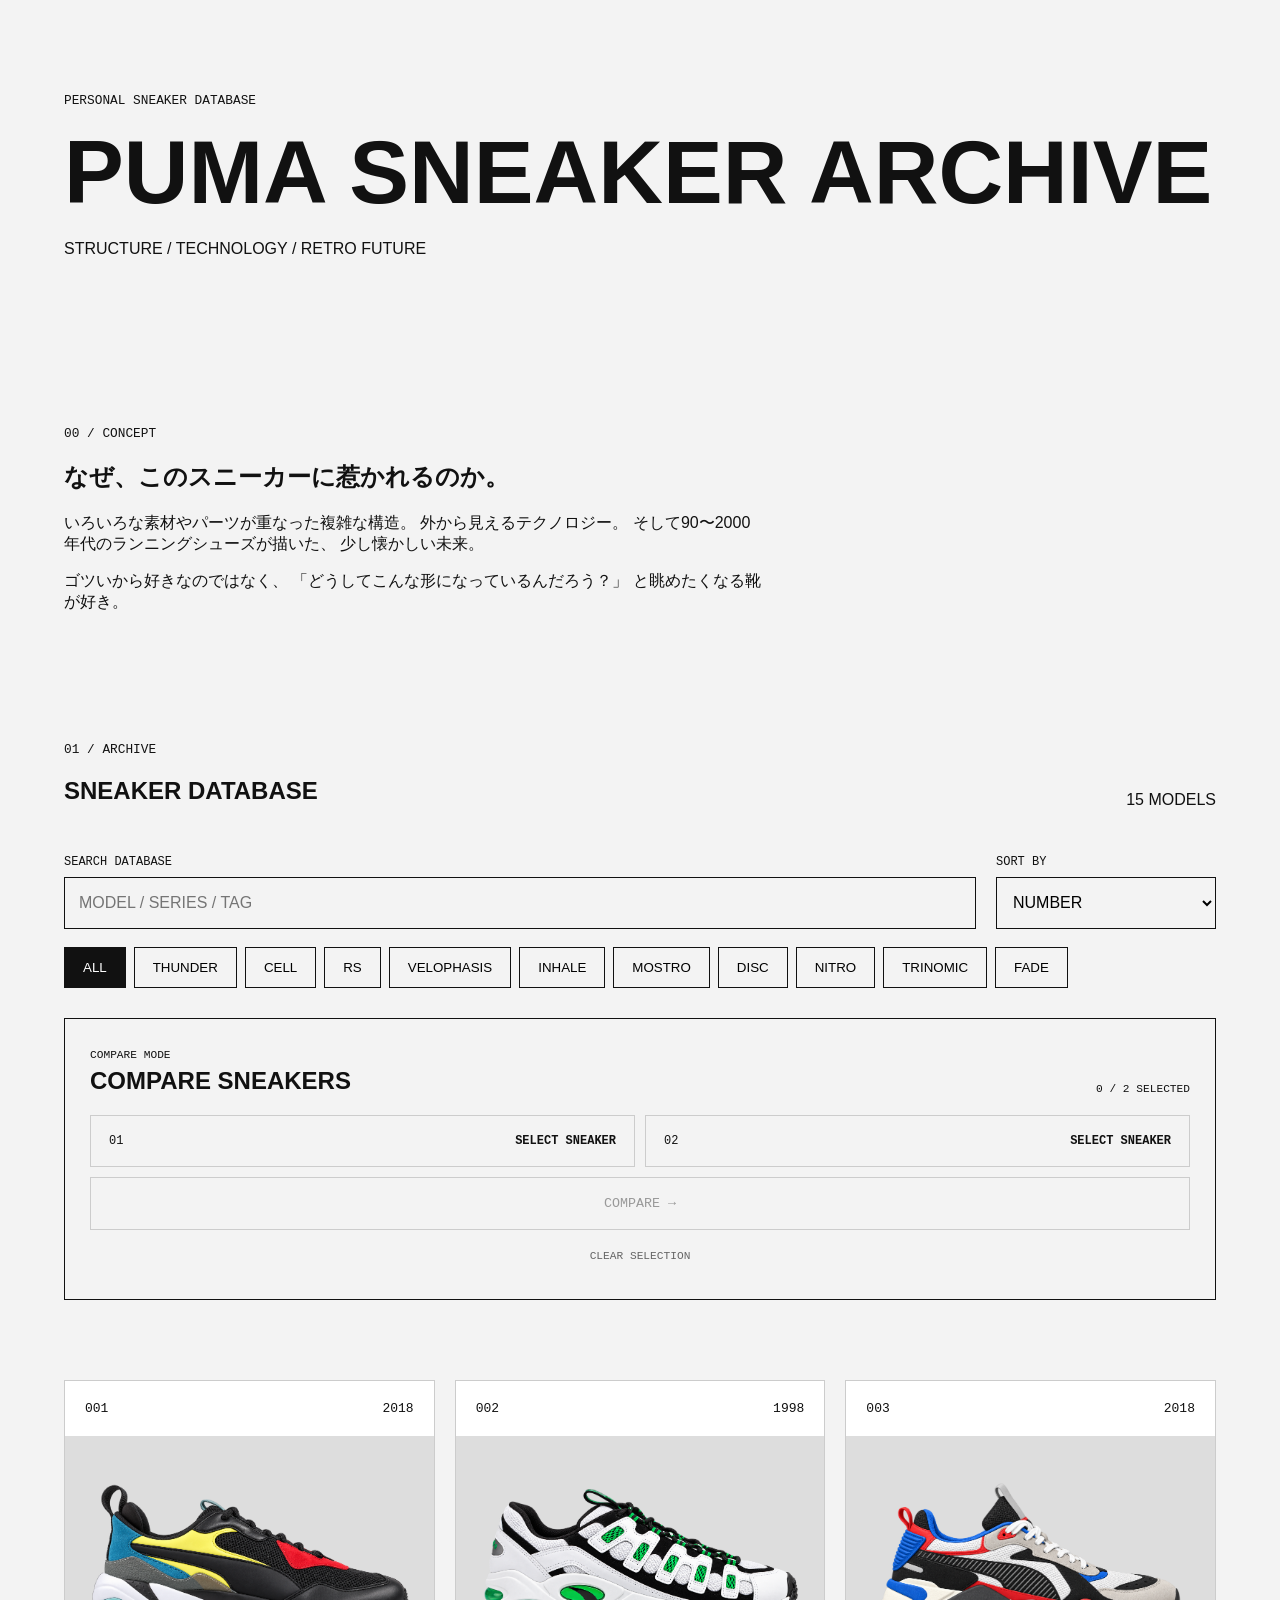
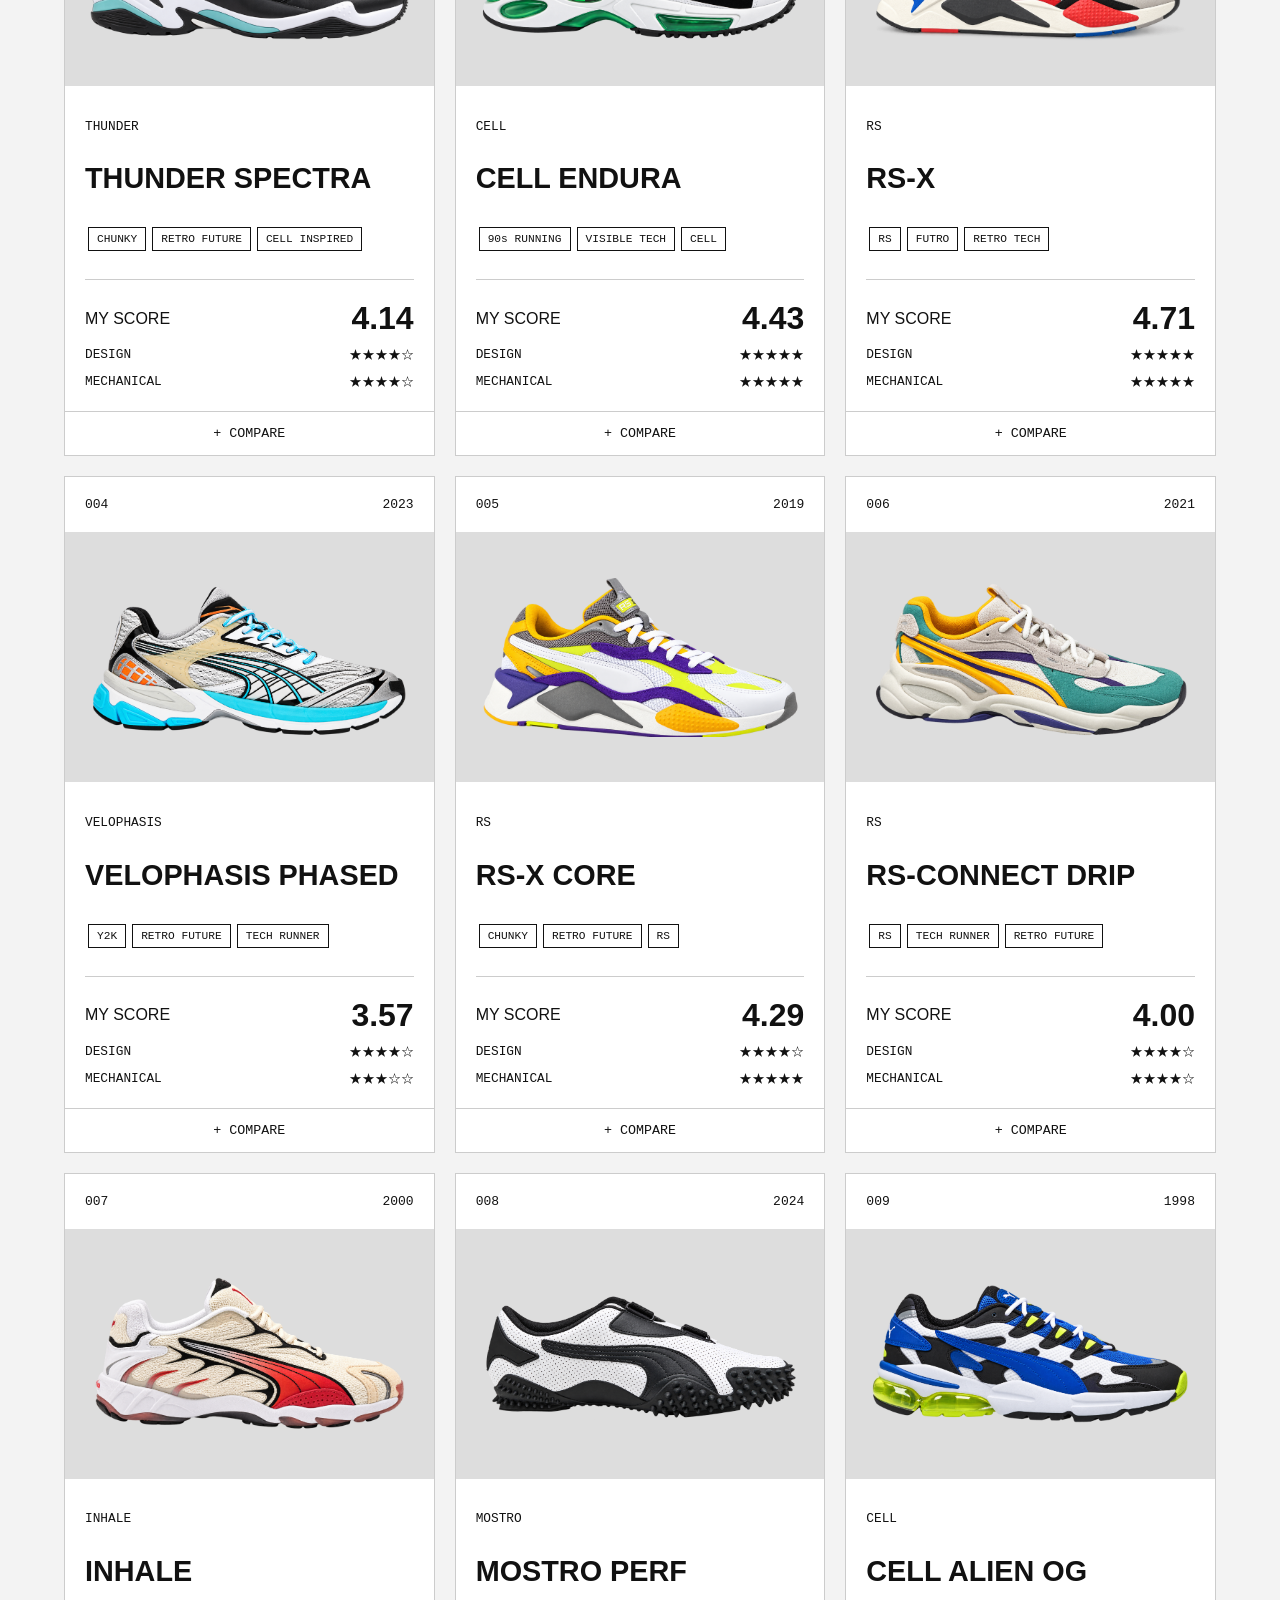
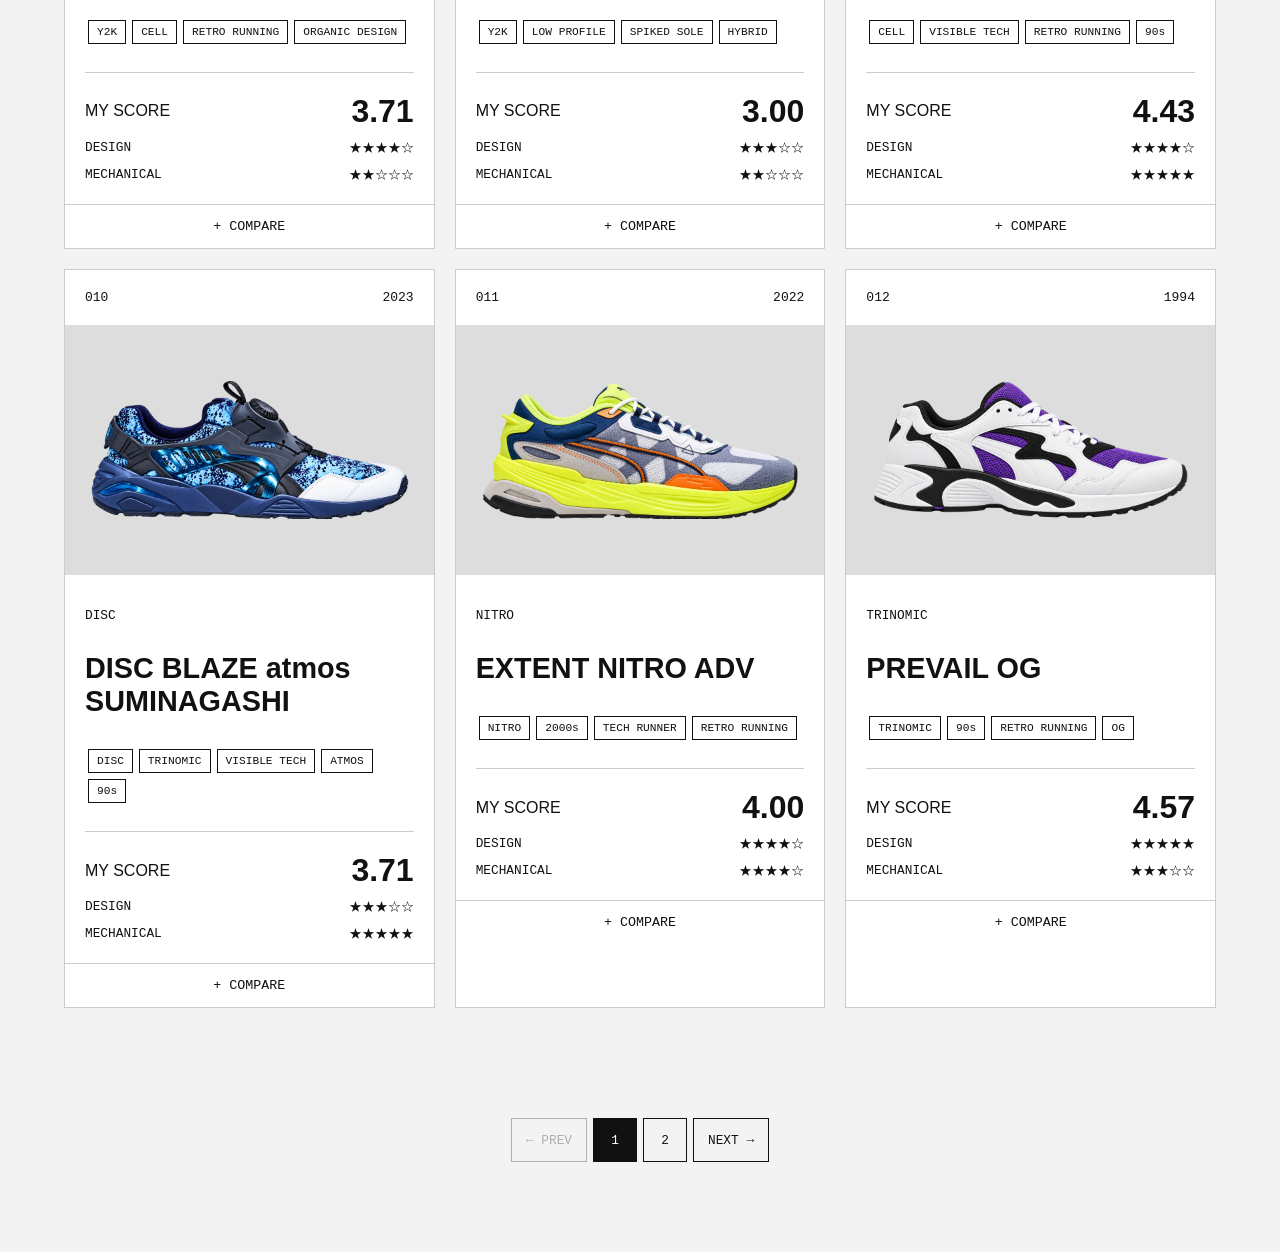
<file: index.html>
<!doctype html>
<html lang="ja">
  <head>
    <meta charset="UTF-8" />
    <meta name="viewport" content="width=device-width, initial-scale=1.0" />

    <title>PUMA SNEAKER ARCHIVE</title>

    <link rel="stylesheet" href="./css/style.css" />
  </head>

  <body>

    <!-- ========================================
         HEADER
    ========================================= -->

    <header class="header">
      <p class="header__label">
        PERSONAL SNEAKER DATABASE
      </p>

      <h1>PUMA SNEAKER ARCHIVE</h1>

      <p>
        STRUCTURE / TECHNOLOGY / RETRO FUTURE
      </p>
    </header>


    <main>

      <!-- ========================================
           CONCEPT
      ========================================= -->

      <section class="intro">

        <p class="section-number">
          00 / CONCEPT
        </p>

        <h2>
          なぜ、このスニーカーに惹かれるのか。
        </h2>

        <p>
          いろいろな素材やパーツが重なった複雑な構造。
          外から見えるテクノロジー。
          そして90〜2000年代のランニングシューズが描いた、
          少し懐かしい未来。
        </p>

        <p>
          ゴツいから好きなのではなく、
          「どうしてこんな形になっているんだろう？」
          と眺めたくなる靴が好き。
        </p>

      </section>


      <!-- ========================================
           ARCHIVE
      ========================================= -->

      <section class="archive">

        <!-- ARCHIVE HEADING -->

        <div class="section-heading">

          <div>
            <p class="section-number">
              01 / ARCHIVE
            </p>

            <h2>
              SNEAKER DATABASE
            </h2>
          </div>

          <p id="sneaker-count"></p>

        </div>


        <!-- ========================================
             ARCHIVE TOOLS
        ========================================= -->

        <div class="archive-tools">

          <!-- SEARCH + SORT -->

          <div class="archive-tools__top">

            <!-- SEARCH -->

            <div class="search-box">

              <label for="search-input">
                SEARCH DATABASE
              </label>

              <input
                type="search"
                id="search-input"
                placeholder="MODEL / SERIES / TAG"
                autocomplete="off"
              />

            </div>


            <!-- SORT -->

            <div class="sort-box">

              <label for="sort-select">
                SORT BY
              </label>

              <select id="sort-select">

                <option value="number">
                  NUMBER
                </option>

                <option value="score">
                  MY SCORE
                </option>

                <option value="year">
                  YEAR
                </option>

                <option value="name">
                  NAME
                </option>

              </select>

            </div>

          </div>


          <!-- SERIES FILTER -->

          <div
            class="filter-buttons"
            id="filter-buttons"
          ></div>

        </div>


        <!-- ========================================
             COMPARE MODE
        ========================================= -->

        <section class="compare-tool">

          <div class="compare-tool__heading">

            <div>

              <span class="compare-tool__label">
                COMPARE MODE
              </span>

              <h2>
                COMPARE SNEAKERS
              </h2>

            </div>


            <span id="compare-status">
              0 / 2 SELECTED
            </span>

          </div>


          <!-- SELECTED SNEAKERS -->

          <div
            id="compare-selection"
            class="compare-selection"
          >

            <div class="compare-slot">

              <span>
                01
              </span>

              <strong>
                SELECT SNEAKER
              </strong>

            </div>


            <div class="compare-slot">

              <span>
                02
              </span>

              <strong>
                SELECT SNEAKER
              </strong>

            </div>

          </div>


          <!-- COMPARE BUTTON -->

          <button
            id="compare-button"
            class="compare-button"
            type="button"
            disabled
          >
            COMPARE →
          </button>


          <!-- CLEAR -->

          <button
            id="clear-compare-button"
            class="clear-compare-button"
            type="button"
          >
            CLEAR SELECTION
          </button>

        </section>


        <!-- ========================================
             COMPARE RESULT
        ========================================= -->

        <section
          id="compare-result"
          class="compare-result"
          hidden
        ></section>


        <!-- ========================================
             SNEAKER GRID
        ========================================= -->

        <div
          id="sneaker-grid"
          class="sneaker-grid"
        ></div>

        <!-- PAGINATION -->
<nav
  id="pagination"
  class="pagination"
  aria-label="スニーカー一覧のページ"
></nav>

      </section>

    </main>


    <!-- ========================================
         SNEAKER DETAIL MODAL
    ========================================= -->

    <div
      id="sneaker-modal"
      class="modal"
      aria-hidden="true"
    >

      <!-- BACKDROP -->

      <div
        class="modal__backdrop"
        data-modal-close
      ></div>


      <!-- MODAL PANEL -->

      <div
        class="modal__panel"
        role="dialog"
        aria-modal="true"
        aria-labelledby="modal-title"
      >

        <!-- CLOSE BUTTON -->

        <button
          class="modal__close"
          type="button"
          data-modal-close
          aria-label="詳細を閉じる"
        >
          ×
        </button>


        <!--
          JavaScriptが
          スニーカー詳細を生成
        -->

        <div id="modal-content">

          <p>
            MODAL TEST
          </p>

          <h2 id="modal-title">
            RS-X
          </h2>

          <p>
            ここにスニーカーの詳細が入ります。
          </p>

        </div>

      </div>

    </div>


    <!-- ========================================
         JAVASCRIPT
    ========================================= -->

    <script src="./js/sneakers.js"></script>
    <script src="./js/app.js"></script>

  </body>
</html>
</file>
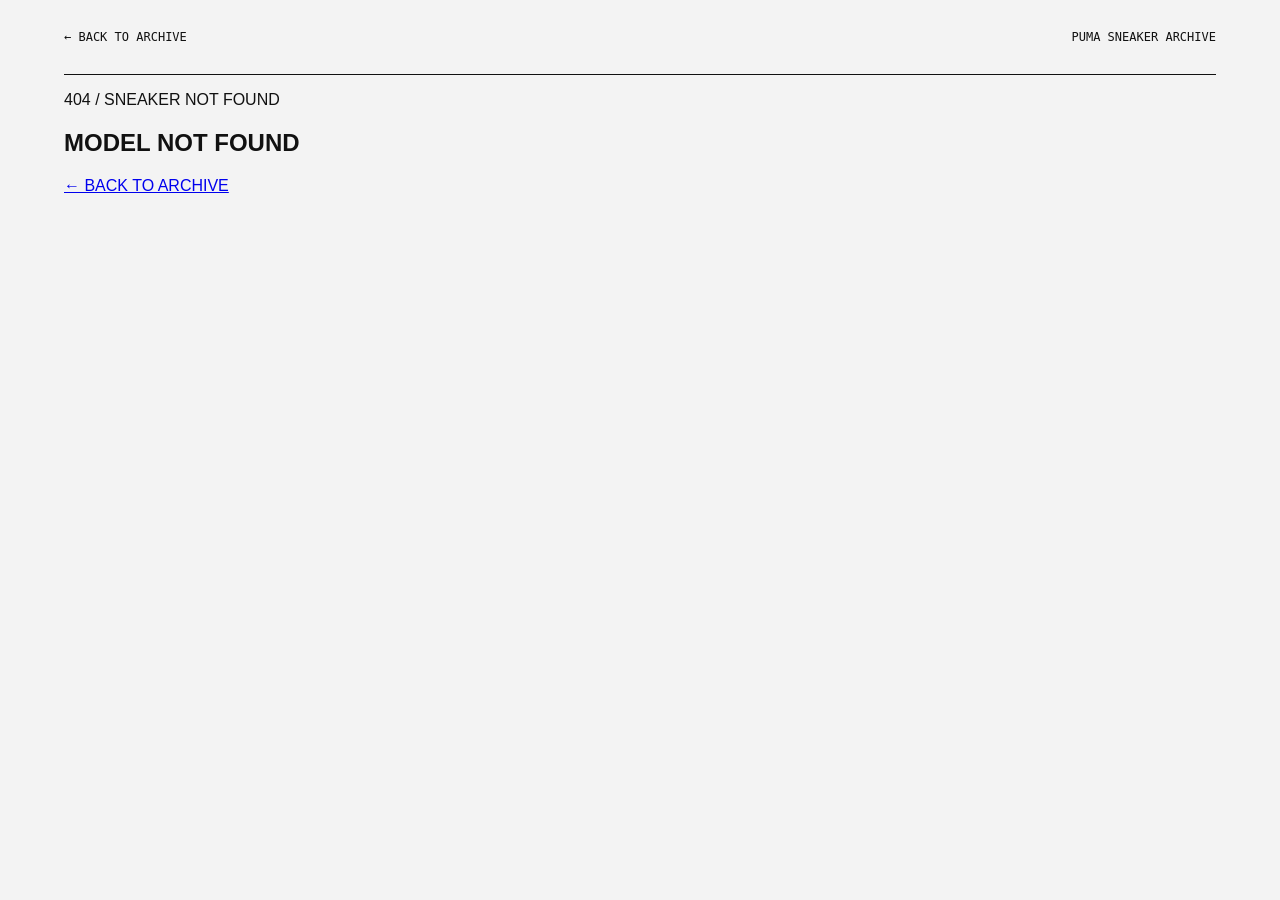
<file: detail.html>
<!DOCTYPE html>
<html lang="ja">

<head>

  <meta charset="UTF-8">

  <meta
    name="viewport"
    content="width=device-width, initial-scale=1.0"
  >

  <title>SNEAKER DETAIL | PUMA SNEAKER ARCHIVE</title>

  <link
    rel="stylesheet"
    href="./css/style.css"
  >

  <link
    rel="stylesheet"
    href="./css/detail.css"
  >

</head>


<body>

  <header class="detail-header">

    <a href="./index.html" class="back-link">
      ← BACK TO ARCHIVE
    </a>

    <span>
      PUMA SNEAKER ARCHIVE
    </span>

  </header>


  <main id="detail-content">

    <p>LOADING SNEAKER DATA...</p>

  </main>


  <script src="./js/sneakers.js"></script>
  <script src="./js/detail.js"></script>

</body>

</html>
</file>
<file: css/style.css>
* {
  box-sizing: border-box;
}

body {
  margin: 0;
  font-family: Arial, sans-serif;
  background: #f3f3f3;
  color: #111;
}

.header,
main {
  width: min(1200px, 90%);
  margin-inline: auto;
}

.header {
  padding: 80px 0;
}

.header h1 {
  margin: 5px 0;
  font-size: clamp(2.5rem, 7vw, 6rem);
}

.header__label,
.section-number {
  font-family: monospace;
  font-size: 0.8rem;
}

.intro {
  max-width: 700px;
  padding: 60px 0 100px;
}

.section-heading {
  display: flex;
  justify-content: space-between;
  align-items: end;
}

.sneaker-grid {
  display: grid;

  grid-template-columns:
    repeat(auto-fill, minmax(280px, 1fr));

  gap: 20px;

  padding: 30px 0 100px;
}

.sneaker-card {
  background: white;
  border: 1px solid #ccc;
}

.sneaker-card__top,
.sneaker-card__content {
  padding: 20px;
}

.sneaker-card__top {
  display: flex;
  justify-content: space-between;
  font-family: monospace;
}

.sneaker-image {
  height: 250px;
  display: grid;
  place-items: center;
  background: #ddd;
  font-family: monospace;
}

.sneaker-image img {
  width: 100%;
  height: 100%;
  object-fit: contain;
  padding: 25px;
}

.series {
  font-family: monospace;
  font-size: 0.8rem;
}

.sneaker-card h3 {
  font-size: 1.8rem;
}

.tag {
  display: inline-block;
  margin: 3px;
  padding: 5px 8px;
  border: 1px solid #111;
  font-family: monospace;
  font-size: 0.7rem;
}

.score {
  display: flex;
  justify-content: space-between;
  align-items: center;
  margin-top: 25px;
  padding-top: 20px;
  border-top: 1px solid #ccc;
}

.score strong {
  font-size: 2rem;
}

.mini-score {
  display: flex;
  justify-content: space-between;
  margin-top: 10px;
  font-family: monospace;
  font-size: 0.8rem;
}

.archive-tools {
  display: flex;
  justify-content: space-between;
  align-items: end;
  gap: 30px;
  margin-top: 30px;
}

.search-box {
  flex: 1;
}

.search-box label {
  display: block;
  margin-bottom: 8px;
  font-family: monospace;
  font-size: 0.75rem;
}

.search-box input {
  width: 100%;
  padding: 14px;
  border: 1px solid #111;
  background: transparent;
  font: inherit;
}

.filter-buttons {
  display: flex;
  gap: 5px;
}

.filter-button {
  padding: 12px 18px;
  border: 1px solid #111;
  background: transparent;
  cursor: pointer;
}

.filter-button.active {
  background: #111;
  color: #fff;
}

.sort-box {
  display: flex;
  flex-direction: column;
  gap: 8px;
}

.sort-box label {
  font-family: monospace;
  font-size: 0.75rem;
}

.sort-box select {
  padding: 12px 35px 12px 12px;
  border: 1px solid #111;
  background: transparent;
  font: inherit;
  cursor: pointer;
}
@media (max-width: 700px) {

  .archive-tools {
    align-items: stretch;
    flex-direction: column;
  }

  .filter-buttons {
    flex-wrap: wrap;
  }

}

/* =========================
   SNEAKER DETAIL MODAL
========================= */

.modal {
  position: fixed;
  inset: 0;
  z-index: 1000;

  visibility: hidden;
  opacity: 0;
  pointer-events: none;

  transition:
    opacity 0.3s ease,
    visibility 0.3s ease;
}


/* 背景 */
.modal__backdrop {
  position: absolute;
  inset: 0;

  background: rgba(0, 0, 0, 0.65);
}


/* 詳細パネル */
.modal__panel {
  position: absolute;
  top: 0;
  right: 0;

  width: min(650px, 90vw);
  height: 100%;

  padding: 70px 50px;

  background: #f3f3f3;

  overflow-y: auto;

  transform: translateX(100%);

  transition: transform 0.35s ease;
}


/* モーダルが開いた状態 */
.modal.is-open {
  visibility: visible;
  opacity: 1;
  pointer-events: auto;
}


.modal.is-open .modal__panel {
  transform: translateX(0);
}


/* 閉じるボタン */
.modal__close {
  position: absolute;
  top: 25px;
  right: 30px;

  width: 45px;
  height: 45px;

  border: 1px solid #111;
  background: transparent;

  font-size: 1.8rem;
  line-height: 1;

  cursor: pointer;
}


.modal__close:hover {
  background: #111;
  color: #fff;
}


/* モーダル内容 */
#modal-content {
  max-width: 520px;
}


#modal-content > p:first-child {
  margin: 0 0 10px;

  font-family: monospace;
  font-size: 0.8rem;

  letter-spacing: 0.1em;
}


#modal-title {
  margin: 0;

  font-size: clamp(2.5rem, 6vw, 5rem);
  line-height: 0.95;
}


#modal-content strong {
  font-size: 2rem;
}


/* カードをクリックできることを分かりやすく */
.sneaker-card {
  cursor: pointer;

  transition:
    transform 0.2s ease,
    box-shadow 0.2s ease;
}


.sneaker-card:hover {
  transform: translateY(-5px);

  box-shadow:
    0 12px 30px rgba(0, 0, 0, 0.12);
}


/* スマホ */
@media (max-width: 700px) {

  .modal__panel {
    width: 100%;
    padding: 70px 25px 40px;
  }

}

/* =========================
   MODAL DETAIL
========================= */

.modal-header {
  margin-bottom: 35px;
}

.modal-meta,
.modal-year {
  font-family: monospace;
  font-size: 0.8rem;
}

.modal-year {
  margin-top: 15px;
}


.modal-image {
  height: 300px;

  display: grid;
  place-items: center;

  margin-bottom: 50px;

  border: 1px solid #bbb;
  background: #ddd;

  font-family: monospace;
  font-size: 0.75rem;
}


.modal-image img {
  width: 100%;
  height: 100%;
  object-fit: contain;
  padding: 25px;
}


.modal-section {
  border-top: 1px solid #111;

  padding-top: 20px;
}


.modal-section-heading {
  display: flex;
  gap: 20px;
  align-items: center;

  margin-bottom: 25px;

  font-family: monospace;
}


.modal-section-heading span {
  font-size: 0.75rem;
}


.modal-section-heading h3 {
  margin: 0;

  font-size: 1rem;
}


.modal-score-row {
  display: grid;

  grid-template-columns:
    minmax(130px, 1fr)
    auto
    30px;

  gap: 15px;

  padding: 12px 0;

  border-bottom: 1px solid #ccc;
}


.modal-score-label,
.modal-score-stars,
.modal-score-number {
  font-family: monospace;
  font-size: 0.8rem;
}


.modal-score-number {
  text-align: right;
}


.modal-average {
  display: grid;

  grid-template-columns:
    1fr
    auto
    auto;

  align-items: baseline;

  gap: 10px;

  margin-top: 30px;
}


.modal-average span {
  font-family: monospace;
  font-size: 0.8rem;
}


.modal-average strong {
  font-size: 3rem;
}

/* =========================
   SNEAKER DNA
========================= */

.dna-section {
  margin-bottom: 50px;
}

.dna-list {
  display: grid;
  gap: 5px;
}

.dna-row {
  display: grid;

  grid-template-columns:
    minmax(120px, 1fr)
    180px
    25px;

  align-items: center;
  gap: 15px;

  padding: 12px 0;

  border-bottom: 1px solid #ccc;
}

.dna-label {
  font-family: monospace;
  font-size: 0.8rem;
}

.dna-meter {
  display: grid;
  grid-template-columns: repeat(5, 1fr);

  gap: 4px;
}

.dna-block {
  height: 10px;

  border: 1px solid #111;

  background: transparent;
}

.dna-block.active {
  background: #111;
}

.dna-value {
  font-family: monospace;
  font-size: 0.8rem;

  text-align: right;
}


/* スマホ */
@media (max-width: 500px) {

  .dna-row {
    grid-template-columns:
      110px
      1fr
      20px;

    gap: 8px;
  }

}

.modal-description {
  margin-bottom: 50px;
  padding: 25px 0;

  border-top: 1px solid #111;
  border-bottom: 1px solid #ccc;
}

.modal-description__label {
  display: block;

  margin-bottom: 15px;

  font-family: monospace;
  font-size: 0.75rem;

  letter-spacing: 0.1em;
}

.modal-description p {
  margin: 0;

  font-size: 0.95rem;
  line-height: 1.9;
}

.detail-button {
  display: flex;
  justify-content: space-between;
  align-items: center;

  margin-top: 50px;
  padding: 20px;

  border: 1px solid #111;

  color: #111;
  text-decoration: none;

  font-family: monospace;
  font-size: 0.85rem;

  transition:
    background 0.2s ease,
    color 0.2s ease;
}

.detail-button:hover {
  background: #111;
  color: #fff;
}

.detail-button span:last-child {
  font-size: 1.3rem;
}

@media (max-width: 900px) {

  .sneaker-grid {
    grid-template-columns:
      repeat(2, minmax(0, 1fr));
  }

}


@media (max-width: 600px) {

  .sneaker-grid {
    grid-template-columns: 1fr;
  }

}

.compare-tool {
  margin: 30px 0 50px;
  padding: 25px;
  border: 1px solid #111;
}

.compare-tool__heading {
  display: flex;
  justify-content: space-between;
  align-items: end;
  gap: 30px;
  margin-bottom: 20px;
}

.compare-tool__label,
#compare-status {
  font-family: monospace;
  font-size: 0.7rem;
}

.compare-tool__heading h2 {
  margin: 5px 0 0;
  font-size: 1.5rem;
}

.compare-selection {
  display: grid;
  grid-template-columns: 1fr 1fr;
  gap: 10px;
}

.compare-slot {
  display: flex;
  justify-content: space-between;
  padding: 18px;
  border: 1px solid #ccc;
  font-family: monospace;
  font-size: 0.75rem;
}

.compare-button {
  width: 100%;
  margin-top: 10px;
  padding: 18px;
  border: 1px solid #111;
  background: #111;
  color: #fff;
  font-family: monospace;
  cursor: pointer;
}

.compare-button:disabled {
  background: transparent;
  color: #999;
  border-color: #ccc;
  cursor: not-allowed;
}

.compare-select {
  width: 100%;
  padding: 14px;
  border: 0;
  border-top: 1px solid #ccc;
  background: #fff;
  color: #111;
  font-family: monospace;
  cursor: pointer;
}

.compare-select:hover {
  background: #111;
  color: #fff;
}

.compare-select.is-selected {
  background: #111;
  color: #fff;
}

.compare-result {
  margin: 40px 0 70px;
  padding: 30px;
  border: 1px solid #111;
}

.comparison-header {
  display: flex;
  justify-content: space-between;
  align-items: center;
  padding-bottom: 20px;
  border-bottom: 1px solid #111;
  font-family: monospace;
  font-size: 0.75rem;
}

#close-comparison {
  border: 0;
  background: transparent;
  font-family: monospace;
  cursor: pointer;
}

.comparison-models {
  display: grid;
  grid-template-columns: 1fr 60px 1fr;
  align-items: center;
  gap: 30px;
  padding-top: 40px;
}

.comparison-model h2 {
  min-height: 2.4em;
  margin: 10px 0 20px;
  font-size: 2rem;
}

.comparison-model img {
  width: 100%;
  height: 250px;
  object-fit: contain;
}

.comparison-vs {
  text-align: center;
  font-family: monospace;
}

.comparison-score {
  display: flex;
  justify-content: space-between;
  align-items: end;
  margin-top: 20px;
  padding-top: 20px;
  border-top: 1px solid #ccc;
}

.comparison-score span {
  font-family: monospace;
  font-size: 0.75rem;
}

.comparison-score strong {
  font-size: 2.5rem;
}

@media (max-width: 700px) {
  .comparison-models {
    grid-template-columns: 1fr;
  }

  .comparison-vs {
    padding: 10px 0;
  }
}

.comparison-dna {
  margin-top: 50px;
  padding-top: 30px;
  border-top: 1px solid #111;
}

.comparison-section-title {
  display: flex;
  align-items: center;
  gap: 20px;
  margin-bottom: 30px;
}

.comparison-section-title span {
  font-family: monospace;
  font-size: 0.75rem;
}

.comparison-section-title h3 {
  margin: 0;
  font-size: 1.5rem;
}

.comparison-dna-list {
  border-top: 1px solid #ccc;
}

.comparison-dna-row {
  display: grid;
  grid-template-columns: 1fr 160px 1fr;
  align-items: center;
  gap: 25px;

  padding: 18px 0;
  border-bottom: 1px solid #ccc;
}

.comparison-dna-value {
  display: flex;
  align-items: center;
  gap: 15px;
}

.comparison-dna-value.left {
  justify-content: flex-end;
}

.comparison-dna-value.right {
  justify-content: flex-start;
}

.comparison-dna-label {
  text-align: center;
  font-family: monospace;
  font-size: 0.75rem;
}

.comparison-dna-bar {
  display: grid;
  grid-template-columns: repeat(5, 25px);
  gap: 4px;
}

.comparison-dna-block {
  height: 10px;
  border: 1px solid #111;
}

.comparison-dna-block.active {
  background: #111;
}

.comparison-rating {
  margin-top: 50px;
  padding-top: 30px;
  border-top: 1px solid #111;
}

.comparison-rating-list {
  border-top: 1px solid #ccc;
}

.comparison-rating-row {
  display: grid;
  grid-template-columns: 1fr 160px 1fr;
  align-items: center;
  gap: 25px;

  padding: 18px 0;
  border-bottom: 1px solid #ccc;
}

.comparison-rating-value {
  display: flex;
  align-items: center;
  gap: 15px;
}

.comparison-rating-value.left {
  justify-content: flex-end;
}

.comparison-rating-value.right {
  justify-content: flex-start;
}

.comparison-rating-value span {
  font-size: 1rem;
  letter-spacing: 0.08em;
}

.comparison-rating-value strong {
  min-width: 20px;
  font-family: monospace;
  font-size: 0.8rem;
}

.comparison-rating-label {
  text-align: center;
  font-family: monospace;
  font-size: 0.75rem;
}

@media (max-width: 700px) {

  .comparison-dna-row,
  .comparison-rating-row {
    grid-template-columns: 1fr 110px 1fr;
    gap: 10px;
  }

  .comparison-dna-bar {
    grid-template-columns: repeat(5, 12px);
    gap: 2px;
  }

  .comparison-rating-value {
    gap: 5px;
  }

  .comparison-rating-value span {
    font-size: 0.7rem;
    letter-spacing: 0;
  }

  .comparison-dna-label,
  .comparison-rating-label {
    font-size: 0.6rem;
  }
}

.clear-compare-button {
  width: 100%;
  margin-top: 8px;
  padding: 12px;

  border: 0;
  background: transparent;

  color: #666;

  font-family: monospace;
  font-size: 0.7rem;

  cursor: pointer;
}

.clear-compare-button:hover {
  color: #111;
  text-decoration: underline;
}

.comparison-final {
  margin-top: 50px;
  padding-top: 30px;
  border-top: 1px solid #111;
}

.final-score-grid {
  display: grid;
  grid-template-columns: 1fr 80px 1fr;
  align-items: center;

  padding: 40px 0;
  border-top: 1px solid #ccc;
  border-bottom: 1px solid #111;
}

.final-score-item {
  display: flex;
  flex-direction: column;
  align-items: center;
  text-align: center;
}

.final-score-item span {
  min-height: 2em;

  font-family: monospace;
  font-size: 0.75rem;
}

.final-score-item strong {
  margin-top: 15px;

  font-size: clamp(3rem, 7vw, 6rem);
  line-height: 1;
}

.final-score-item small {
  margin-top: 10px;

  font-family: monospace;
  font-size: 0.8rem;
}

.final-score-vs {
  text-align: center;

  font-family: monospace;
  font-size: 0.75rem;
}

@media (max-width: 700px) {
  .final-score-grid {
    grid-template-columns: 1fr 40px 1fr;
  }

  .final-score-item strong {
    font-size: 3rem;
  }
}

/* ========================================
   ARCHIVE TOOLS - NEW LAYOUT
======================================== */

.archive-tools {
  display: block;
  margin-top: 30px;
}

/* SEARCH + SORT */

.archive-tools__top {
  display: grid;
  grid-template-columns: minmax(0, 1fr) 220px;
  gap: 20px;
  align-items: end;
}

/* SEARCH */

.search-box {
  width: 100%;
}

.search-box input {
  width: 100%;
  height: 52px;
}

/* SORT */

.sort-box {
  width: 100%;
}

.sort-box select {
  width: 100%;
  height: 52px;
}

/* FILTER */

.filter-buttons {
  display: flex;
  flex-wrap: wrap;
  gap: 8px;

  margin-top: 18px;
}

/* COMPARE */

.compare-tool {
  margin-top: 30px;
}

/* MOBILE */

@media (max-width: 700px) {

  .archive-tools__top {
    grid-template-columns: 1fr;
  }

}

/* ========================================
   PAGINATION
======================================== */

.pagination {
  display: flex;
  justify-content: center;
  align-items: center;
  flex-wrap: wrap;
  gap: 6px;

  margin: 10px 0 100px;
}

.pagination-button {
  min-width: 44px;
  height: 44px;
  padding: 0 14px;

  border: 1px solid #111;
  background: transparent;
  color: #111;

  font-family: monospace;
  font-size: 0.8rem;

  cursor: pointer;

  transition:
    background 0.2s ease,
    color 0.2s ease;
}

.pagination-button:hover:not(:disabled),
.pagination-button.active {
  background: #111;
  color: #fff;
}

.pagination-button:disabled {
  opacity: 0.3;
  cursor: not-allowed;
}

@media (max-width: 600px) {
  .pagination {
    gap: 4px;
  }

  .pagination-button {
    min-width: 40px;
    height: 40px;
    padding: 0 10px;
  }
}
</file>
<file: css/detail.css>
.detail-header {
  width: min(1400px, 90%);
  margin-inline: auto;

  display: flex;
  justify-content: space-between;

  padding: 30px 0;

  border-bottom: 1px solid #111;

  font-family: monospace;
  font-size: 0.75rem;
}


.back-link {
  color: #111;
  text-decoration: none;
}


.back-link:hover {
  text-decoration: underline;
}


#detail-content {
  width: min(1400px, 90%);
  margin-inline: auto;
}


.detail-hero {
  padding: 70px 0;
}


.detail-hero__meta {
  display: flex;
  gap: 25px;

  font-family: monospace;
  font-size: 0.8rem;
}


.detail-hero h1 {
  margin: 15px 0 50px;

  font-size: clamp(4rem, 10vw, 9rem);
  line-height: 0.85;

  letter-spacing: -0.05em;
}


.detail-hero__image {
  width: 100%;
  height: min(650px, 60vw);

  display: grid;
  place-items: center;

  background: #ddd;
}


.detail-hero__image img {
  width: 100%;
  height: 100%;

  object-fit: contain;

  padding: 50px;
}


.detail-intro {
  display: grid;

  grid-template-columns: 200px 1fr;

  gap: 50px;

  padding: 60px 0;

  border-bottom: 1px solid #111;
}


.detail-intro span {
  font-family: monospace;
  font-size: 0.75rem;
}


.detail-intro p {
  max-width: 750px;

  margin: 0;

  font-size: 1.15rem;
  line-height: 2;
}


@media (max-width: 700px) {

  .detail-header span {
    display: none;
  }


  .detail-hero h1 {
    font-size: 4rem;
  }


  .detail-hero__image {
    height: 400px;
  }


  .detail-hero__image img {
    padding: 20px;
  }


  .detail-intro {
    grid-template-columns: 1fr;

    gap: 20px;
  }

}
.archive-sections {
  border-top: 1px solid #111;
}


.archive-section {
  display: grid;

  grid-template-columns: 200px 1fr;

  gap: 50px;

  padding: 70px 0;

  border-bottom: 1px solid #111;
}


.archive-section__number {
  font-family: monospace;
  font-size: 0.8rem;
}


.archive-section__content {
  max-width: 800px;
}


.archive-section__content h2 {
  margin: 0 0 30px;

  font-size: clamp(2rem, 5vw, 4rem);
}


.archive-section__content p {
  margin: 0;

  font-size: 1rem;
  line-height: 2;
}


@media (max-width: 700px) {

  .archive-section {
    grid-template-columns: 1fr;

    gap: 20px;

    padding: 50px 0;
  }

}

/* =========================
   SOURCES
========================= */

.sources-section {
  display: grid;

  grid-template-columns: 200px 1fr;

  gap: 50px;

  padding: 70px 0;

  border-bottom: 1px solid #111;
}


.sources-section__number {
  font-family: monospace;
  font-size: 0.8rem;
}


.sources-section__content {
  max-width: 800px;
}


.sources-section__content h2 {
  margin: 0 0 30px;

  font-size: clamp(2rem, 5vw, 4rem);
}


.source-list {
  border-top: 1px solid #111;
}


.source-item {
  display: flex;
  justify-content: space-between;
  align-items: center;

  gap: 30px;

  padding: 20px 0;

  border-bottom: 1px solid #ccc;

  color: #111;
  text-decoration: none;
}


.source-name {
  font-family: monospace;
  font-size: 0.7rem;
}


.source-title {
  margin: 6px 0 0;

  font-size: 1rem;
}


.source-arrow {
  font-family: monospace;
  font-size: 1.3rem;

  transition: transform 0.2s ease;
}


.source-item:hover .source-arrow {
  transform: translate(4px, -4px);
}


@media (max-width: 700px) {

  .sources-section {
    grid-template-columns: 1fr;

    gap: 20px;

    padding: 50px 0;
  }

}

/* ========================================
   COLORWAYS
======================================== */

.colorway-list {
  display: grid;
  grid-template-columns: repeat(3, 1fr);
  gap: 12px;
  margin-top: 24px;
}

.colorway-item {
  padding: 12px;

  border: 1px solid #ccc;
  background: #fff;

  text-align: left;
  cursor: pointer;
}

.colorway-item img {
  display: block;
  width: 100%;
  aspect-ratio: 4 / 3;
  object-fit: contain;

  margin-bottom: 12px;
}

.colorway-name {
  display: block;
  font-size: 0.8rem;
  font-weight: 700;
}

.colorway-style {
  display: block;
  margin-top: 5px;

  font-family: monospace;
  font-size: 0.7rem;
  opacity: 0.55;
}

.colorway-item:hover {
  border-color: #111;
}

@media (max-width: 700px) {
  .colorway-list {
    grid-template-columns: 1fr;
  }
}
</file>
